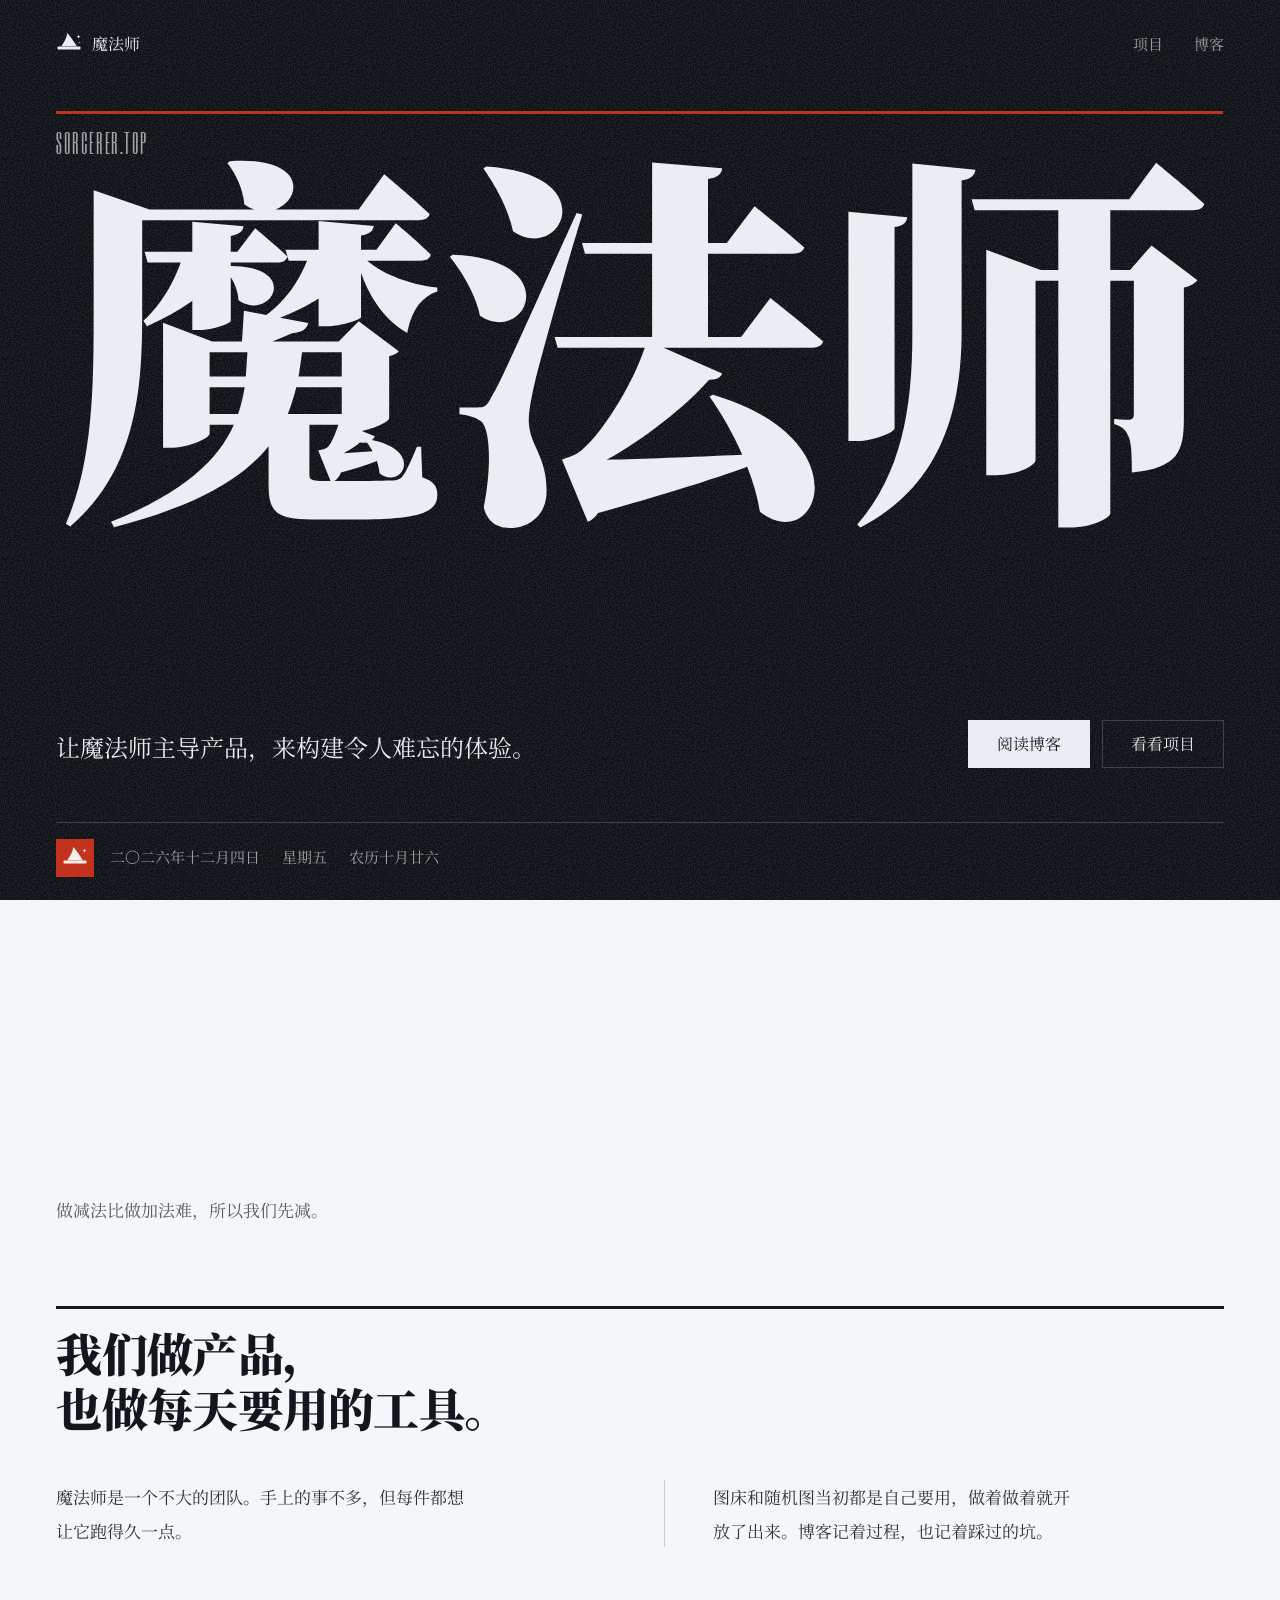
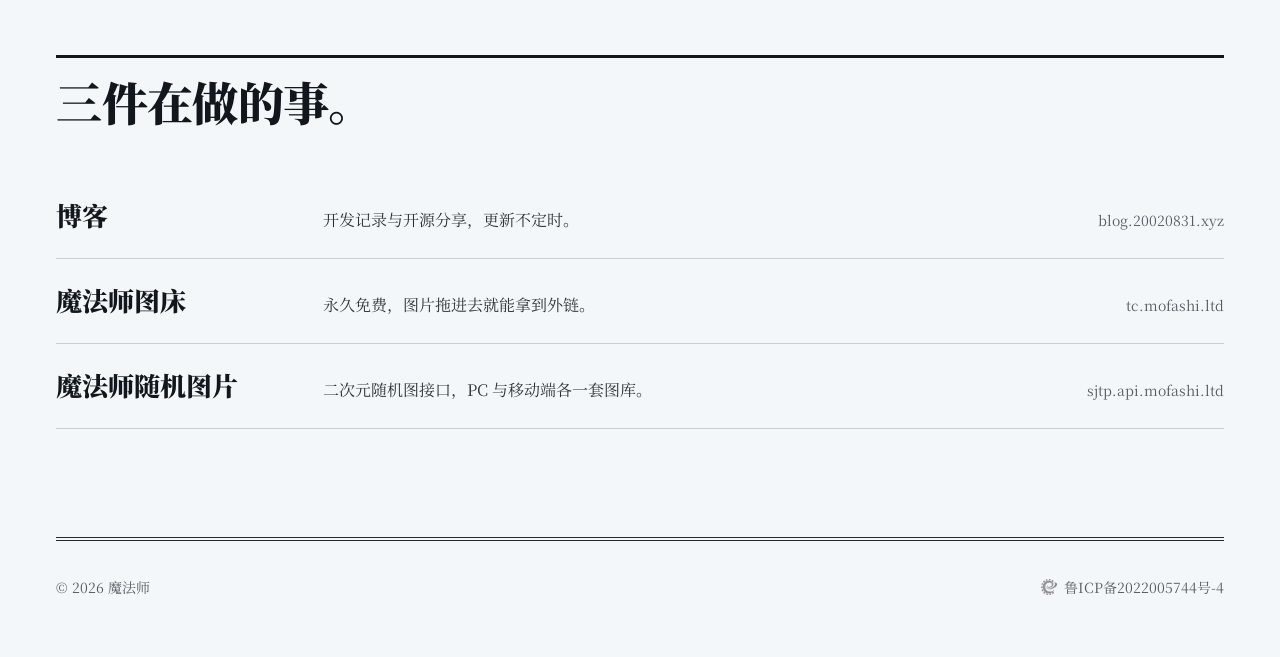
<file: index.html>
<!DOCTYPE html>
<html lang="zh-CN">

<head>
  <meta charset="UTF-8">
  <meta name="viewport" content="width=device-width, initial-scale=1">
  <title>魔法师 · SORCERER.TOP</title>
  <meta name="description" content="魔法师 —— 让魔法师主导产品，来构建令人难忘的体验。">
  <meta name="theme-color" content="#14171c">
  <meta property="og:title" content="魔法师 · SORCERER.TOP">
  <meta property="og:description" content="让魔法师主导产品，来构建令人难忘的体验。">
  <meta property="og:type" content="website">
  <meta property="og:url" content="https://sorcerer.top/">
  <meta property="og:site_name" content="魔法师">
  <meta property="og:locale" content="zh_CN">
  <meta property="og:image" content="https://sorcerer.top/img/og.png">
  <meta property="og:image:width" content="1200">
  <meta property="og:image:height" content="630">
  <meta property="og:image:alt" content="魔法师 · SORCERER.TOP">
  <meta name="twitter:card" content="summary_large_image">
  <meta name="twitter:title" content="魔法师 · SORCERER.TOP">
  <meta name="twitter:description" content="让魔法师主导产品，来构建令人难忘的体验。">
  <meta name="twitter:image" content="https://sorcerer.top/img/og.png">
  <script>document.documentElement.classList.add("js");</script>
  <link rel="icon" type="image/svg+xml" href="img/mark.svg">
  <link rel="apple-touch-icon" sizes="180x180" href="img/logo-180.png">
  <meta name="apple-mobile-web-app-title" content="魔法师">
  <link rel="preload" href="fonts/serif-900.woff2" as="font" type="font/woff2" crossorigin>
  <link rel="preload" href="fonts/serif-400.woff2" as="font" type="font/woff2" crossorigin>
  <link rel="preload" href="fonts/sixcaps-400.woff2" as="font" type="font/woff2" crossorigin>
  <link rel="stylesheet" href="main.css?v=6">
  <script type="application/ld+json">
    {"@context":"https://schema.org","@type":"Organization","name":"魔法师","alternateName":"SORCERER.TOP","url":"https://sorcerer.top/","description":"让魔法师主导产品，来构建令人难忘的体验。","sameAs":["https://blog.20020831.xyz/","https://tc.mofashi.ltd/","https://sjtp.api.mofashi.ltd/"]}
  </script>
</head>

<body>
  <a class="skip" href="#main">跳到正文</a>

  <header class="hero grain">
    <div class="shell hero__shell">

      <div class="topline">
        <a class="brand" href="/" aria-label="魔法师，回到首页">
          <svg class="brand__mark" viewBox="0 0 120 120" width="26" height="26" aria-hidden="true" focusable="false">
            <g fill="currentColor">
              <path d="M52 9C50 27 40 50 24 70H96C82 46 66 24 52 9Z" />
              <path d="M12 71H108C111.3 71 114 74.1 114 78S111.3 85 108 85H12C8.7 85 6 81.9 6 78S8.7 71 12 71Z" />
              <path transform="translate(104 26)" d="M0-9C1-3.5 3.5-1 9 0C3.5 1 1 3.5 0 9C-1 3.5-3.5 1-9 0C-3.5-1-1-3.5 0-9Z" />
              <path transform="translate(109 52) scale(.45)" d="M0-9C1-3.5 3.5-1 9 0C3.5 1 1 3.5 0 9C-1 3.5-3.5 1-9 0C-3.5-1-1-3.5 0-9Z" />
            </g>
          </svg>
          <span class="brand__name">魔法师</span>
        </a>
        <nav class="nav" aria-label="主导航">
          <a href="#projects">项目</a>
          <a href="https://blog.20020831.xyz/" target="_blank" rel="noopener">博客</a>
        </nav>
      </div>

      <hr class="rule">

      <p class="wordmark">SORCERER.TOP</p>

      <h1 class="masthead"><span class="masthead__fit">魔法师</span></h1>

      <div class="hero__foot">
        <p class="lede">让魔法师主导产品，来构建令人难忘的体验。</p>
        <div class="actions">
          <a class="btn btn--solid" href="https://blog.20020831.xyz/" target="_blank" rel="noopener">阅读博客</a>
          <a class="btn btn--ghost" href="#projects">看看项目</a>
        </div>
      </div>

      <div class="dateline">
        <span class="seal" aria-hidden="true">
          <svg viewBox="0 0 120 120" width="26" height="26">
            <g fill="currentColor">
              <path d="M52 9C50 27 40 50 24 70H96C82 46 66 24 52 9Z" />
              <path d="M12 71H108C111.3 71 114 74.1 114 78S111.3 85 108 85H12C8.7 85 6 81.9 6 78S8.7 71 12 71Z" />
              <path transform="translate(104 26)" d="M0-9C1-3.5 3.5-1 9 0C3.5 1 1 3.5 0 9C-1 3.5-3.5 1-9 0C-3.5-1-1-3.5 0-9Z" />
            </g>
          </svg>
        </span>
        <p class="dateline__text">
          <time id="today" datetime="2026-11-17">二〇二六年十一月十七日</time>
          <span id="weekday">星期四</span>
          <span id="lunar">农历九月二十</span>
        </p>
      </div>

    </div>
  </header>

  <main id="main">

    <section class="statement shell" aria-labelledby="statement-head">
      <h2 class="statement__head" id="statement-head">先把问题看穿，<br>再决定它长什么样。</h2>
      <p class="statement__note">做减法比做加法难，所以我们先减。</p>
    </section>

    <section class="about shell" aria-labelledby="about-head">
      <h2 class="section-head" id="about-head">我们做产品，<br class="br-wide">也做每天要用的工具。</h2>
      <div class="about__body">
        <p>魔法师是一个不大的团队。手上的事不多，但每件都想让它跑得久一点。</p>
        <p>图床和随机图当初都是自己要用，做着做着就开放了出来。博客记着过程，也记着踩过的坑。</p>
      </div>
    </section>

    <section class="projects shell" id="projects" aria-labelledby="projects-head">
      <h2 class="section-head" id="projects-head">三件在做的事。</h2>
      <ul class="rows">
        <li>
          <a class="row" href="https://blog.20020831.xyz/" target="_blank" rel="noopener">
            <span class="row__name">博客</span>
            <span class="row__note">开发记录与开源分享，更新不定时。</span>
            <span class="row__host">blog.20020831.xyz</span>
          </a>
        </li>
        <li>
          <a class="row" href="https://tc.mofashi.ltd/" target="_blank" rel="noopener">
            <span class="row__name">魔法师图床</span>
            <span class="row__note">永久免费，图片拖进去就能拿到外链。</span>
            <span class="row__host">tc.mofashi.ltd</span>
          </a>
        </li>
        <li>
          <a class="row" href="https://sjtp.api.mofashi.ltd/" target="_blank" rel="noopener">
            <span class="row__name">魔法师随机图片</span>
            <span class="row__note">二次元随机图接口，PC 与移动端各一套图库。</span>
            <span class="row__host">sjtp.api.mofashi.ltd</span>
          </a>
        </li>
      </ul>
    </section>

  </main>

  <footer class="foot shell">
    <hr class="foot__rule">
    <div class="foot__grid">
      <p>© <span id="year">2026</span> 魔法师</p>
      <a class="beian" href="https://beian.miit.gov.cn/" target="_blank" rel="nofollow noopener">
        <img src="img/beian.png" alt="" width="16" height="16">鲁ICP备2022005744号-4
      </a>
    </div>
  </footer>

  <script src="js/app.js?v=6" defer></script>
</body>

</html>
</file>
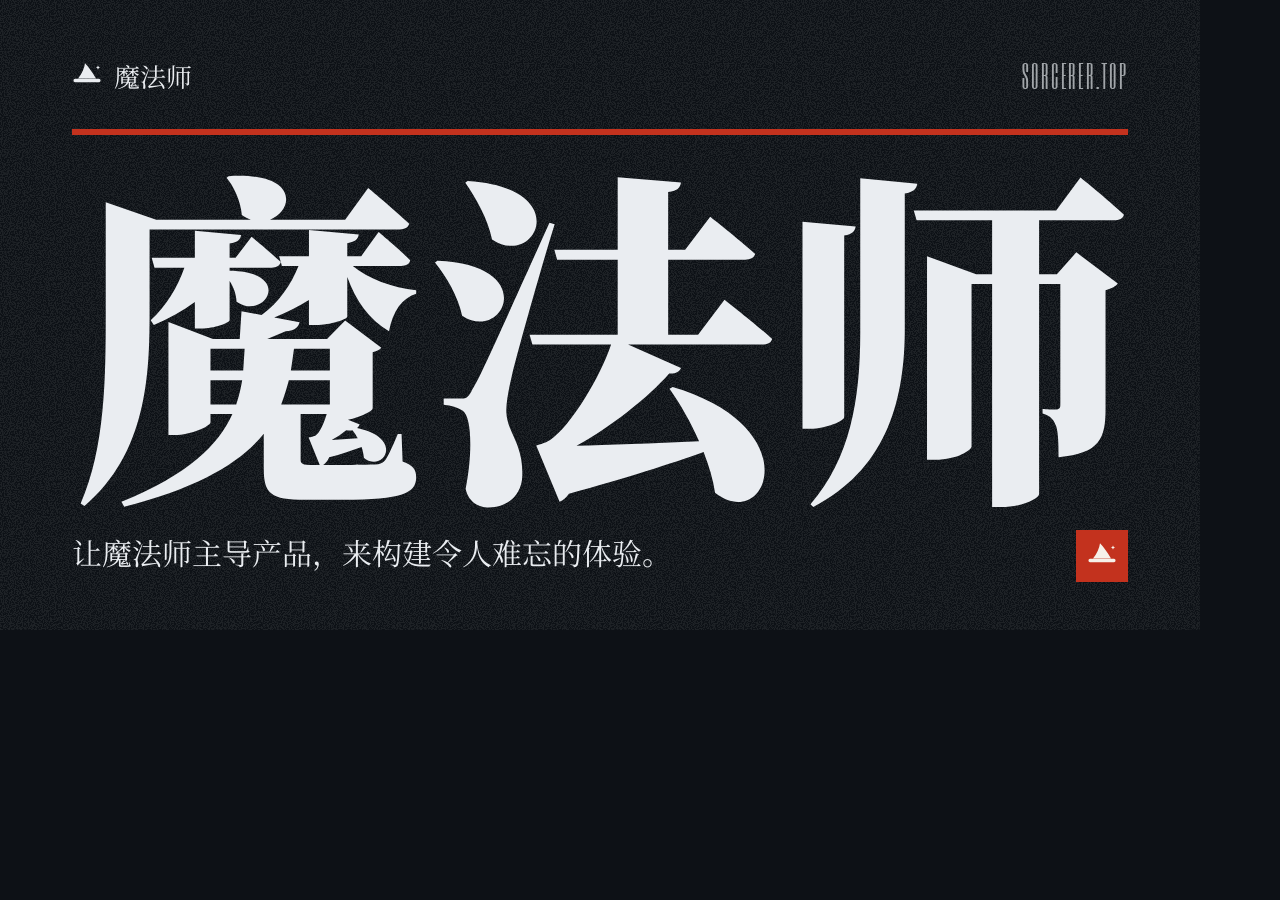
<file: tools/og-card.html>
<!DOCTYPE html>
<html lang="zh-CN">
<!-- 分享卡（1200×630）：python 本地服务 + CDP 截图 → img/og.png。
     重生成：node /tmp/ops/cdp.mjs "http://127.0.0.1:8099/tools/og-card.html" 1200 630 img/og.png -->
<head>
  <meta charset="UTF-8">
  <style>
    @font-face {
      font-family: "Sorcerer Serif";
      src: url("/fonts/serif-900.woff2") format("woff2");
      font-weight: 900;
    }
    @font-face {
      font-family: "Sorcerer Serif";
      src: url("/fonts/serif-400.woff2") format("woff2");
      font-weight: 400;
    }
    @font-face {
      font-family: "Six Caps";
      src: url("/fonts/sixcaps-400.woff2") format("woff2");
      font-weight: 400;
    }
    * { margin: 0; box-sizing: border-box; }
    html, body { width: 1200px; height: 630px; overflow: hidden; }
    body {
      position: relative;
      background: oklch(17.5% 0.012 250);
      color: oklch(94.5% 0.006 250);
      font-family: "Sorcerer Serif", serif;
    }
    .grain {
      position: absolute;
      inset: 0;
      opacity: 0.07;
      background-size: 200px 200px;
      background-image: url("data:image/svg+xml,%3Csvg xmlns='http://www.w3.org/2000/svg' width='200' height='200'%3E%3Cfilter id='g'%3E%3CfeTurbulence type='fractalNoise' baseFrequency='0.85' numOctaves='2' stitchTiles='stitch'/%3E%3CfeColorMatrix values='0 0 0 0 1 0 0 0 0 1 0 0 0 0 1 0 0 0 9 -4'/%3E%3C/filter%3E%3Crect width='100%25' height='100%25' filter='url(%23g)'/%3E%3C/svg%3E");
    }
    .wrap {
      position: relative;
      height: 100%;
      display: flex;
      flex-direction: column;
      padding: 56px 72px 48px;
    }
    .topline {
      display: flex;
      align-items: center;
      justify-content: space-between;
    }
    .brand {
      display: inline-flex;
      align-items: center;
      gap: 12px;
      font-size: 26px;
    }
    .site {
      font-family: "Six Caps", sans-serif;
      font-size: 30px;
      letter-spacing: 0.06em;
      color: oklch(72% 0.008 250);
    }
    .rule {
      height: 6px;
      margin-top: 34px;
      background: oklch(54% 0.185 31);
    }
    .masthead {
      margin-top: 12px;
      font-size: 348px;
      font-weight: 900;
      line-height: 1.02;
      letter-spacing: 0.02em;
      white-space: nowrap;
    }
    .foot {
      margin-top: auto;
      display: flex;
      align-items: baseline;
      justify-content: space-between;
    }
    .lede {
      font-size: 30px;
      line-height: 1.5;
    }
    .seal {
      display: grid;
      place-items: center;
      width: 52px;
      height: 52px;
      background: oklch(54% 0.185 31);
      color: oklch(96% 0.012 80);
      align-self: center;
    }
  </style>
</head>
<body>
  <div class="grain"></div>
  <div class="wrap">
    <div class="topline">
      <span class="brand">
        <svg viewBox="0 0 120 120" width="30" height="30" aria-hidden="true">
          <g fill="currentColor">
            <path d="M52 9C50 27 40 50 24 70H96C82 46 66 24 52 9Z" />
            <path d="M12 71H108C111.3 71 114 74.1 114 78S111.3 85 108 85H12C8.7 85 6 81.9 6 78S8.7 71 12 71Z" />
            <path transform="translate(104 26)" d="M0-9C1-3.5 3.5-1 9 0C3.5 1 1 3.5 0 9C-1 3.5-3.5 1-9 0C-3.5-1-1-3.5 0-9Z" />
          </g>
        </svg>
        魔法师
      </span>
      <span class="site">SORCERER.TOP</span>
    </div>
    <div class="rule"></div>
    <div class="masthead">魔法师</div>
    <div class="foot">
      <p class="lede">让魔法师主导产品，来构建令人难忘的体验。</p>
      <span class="seal">
        <svg viewBox="0 0 120 120" width="30" height="30" aria-hidden="true">
          <g fill="currentColor">
            <path d="M52 9C50 27 40 50 24 70H96C82 46 66 24 52 9Z" />
            <path d="M12 71H108C111.3 71 114 74.1 114 78S111.3 85 108 85H12C8.7 85 6 81.9 6 78S8.7 71 12 71Z" />
            <path transform="translate(104 26)" d="M0-9C1-3.5 3.5-1 9 0C3.5 1 1 3.5 0 9C-1 3.5-3.5 1-9 0C-3.5-1-1-3.5 0-9Z" />
          </g>
        </svg>
      </span>
    </div>
  </div>
</body>
</html>
</file>
<file: main.css>
/* Hallmark · theme: broadside, adapted · critique: P5 H5 E4 S5 R4 V4 · weakest E, one hero rule collapsed to zero width in flex, fixed */
:root{--color-paper: oklch(97.4% .005 250);--color-paper-2: oklch(94.6% .007 250);--color-ink: oklch(20% .014 250);--color-ink-band: oklch(17.5% .012 250);--color-ink-2: oklch(31% .012 250);--color-muted: oklch(47% .011 250);--color-rule: oklch(85% .008 250);--color-rule-ink: oklch(28% .012 250);--color-on-ink: oklch(94.5% .006 250);--color-on-ink-muted: oklch(72% .008 250);--color-on-ink-line: oklch(38% .01 250);--color-accent: oklch(54% .185 31);--color-accent-ink: oklch(96% .012 80);--color-focus: oklch(54% .185 31);--color-print-paper: oklch(100% .005 250);--color-print-ink: oklch(14% .008 250);--color-print-muted: oklch(31% .008 250);--color-print-line: oklch(64% .008 250);--color-print-accent: oklch(51% .14 29);--font-serif: "Sorcerer Serif", "Songti SC", "Noto Serif CJK SC", "Source Han Serif SC", SimSun, serif;--font-mark: "Six Caps", "Arial Narrow", "Helvetica Neue", sans-serif;--tracking-mark: .06em;--rule-hair: 1px;--rule-bar: 3px;--space-3xs: .25rem;--space-2xs: .5rem;--space-xs: .75rem;--space-sm: 1rem;--space-md: 1.5rem;--space-lg: 2rem;--space-xl: 3rem;--space-2xl: 4.5rem;--space-3xl: 7rem;--space-side: clamp(1.25rem, 4.4vw, 4.75rem);--space-block-top: clamp(1rem, 2.4vh, 1.75rem);--space-block-bottom: clamp(1.25rem, 2.6vh, 2rem);--space-gutter: clamp(1.1rem, 2.4vw, 2rem);--space-flow: clamp(2rem, 6vh, 3.5rem);--space-head: clamp(2rem, 5vh, 3.5rem);--space-sect: clamp(4.5rem, 12vh, 8.5rem);--ease-out: cubic-bezier(.16, 1, .3, 1);--ease-in: cubic-bezier(.7, 0, .84, 0);--dur-micro: .12s;--dur-short: .22s;--dur-long: .42s;--texture-opacity: .07}@font-face{font-family:"Sorcerer Serif";src:url(fonts/serif-400.woff2) format("woff2");font-weight:400;font-style:normal;font-display:swap}@font-face{font-family:"Sorcerer Serif";src:url(fonts/serif-900.woff2) format("woff2");font-weight:900;font-style:normal;font-display:swap}@font-face{font-family:Six Caps;src:url(fonts/sixcaps-400.woff2) format("woff2");font-weight:400;font-style:normal;font-display:swap}*,*:before,*:after{box-sizing:border-box}html{overflow-x:clip;scrollbar-color:var(--color-rule-ink) var(--color-paper);-webkit-text-size-adjust:100%}body{overflow-x:clip;margin:0;background:var(--color-paper);color:var(--color-ink-2);font-family:var(--font-serif);font-size:1.0625rem;line-height:1.75;font-synthesis:none;-webkit-font-smoothing:antialiased;text-rendering:optimizeLegibility}h1,h2,p,ul,figure{margin:0}h1,h2{text-wrap:balance}ul{padding:0;list-style:none}a{color:inherit;text-decoration:none;-webkit-tap-highlight-color:transparent}img,svg{display:block;max-width:100%}::selection{background:var(--color-accent);color:var(--color-accent-ink)}:focus-visible{outline:2px solid var(--color-focus);outline-offset:4px;border-radius:1px}.skip{position:absolute;top:-100%;left:var(--space-sm);z-index:100;padding:var(--space-2xs) var(--space-sm);background:var(--color-ink);color:var(--color-paper);font-size:.875rem}.skip:focus{top:var(--space-2xs)}.shell{width:100%;max-width:1360px;margin-inline:auto;padding-inline:var(--space-side)}.hero{position:relative;isolation:isolate;display:flex;flex-direction:column;min-height:100svh;background:var(--color-ink-band);color:var(--color-on-ink)}.grain:after{content:"";position:absolute;inset:0;z-index:1;pointer-events:none;opacity:var(--texture-opacity);background-size:200px 200px;background-image:url("data:image/svg+xml,%3Csvg xmlns='http://www.w3.org/2000/svg' width='200' height='200'%3E%3Cfilter id='g'%3E%3CfeTurbulence type='fractalNoise' baseFrequency='0.85' numOctaves='2' stitchTiles='stitch'/%3E%3CfeColorMatrix values='0 0 0 0 1 0 0 0 0 1 0 0 0 0 1 0 0 0 9 -4'/%3E%3C/filter%3E%3Crect width='100%25' height='100%25' filter='url(%23g)'/%3E%3C/svg%3E")}.hero__shell{container-type:inline-size;position:relative;z-index:2;display:flex;flex:1;flex-direction:column;padding-block:var(--space-block-top) var(--space-block-bottom)}.topline{display:flex;align-items:center;justify-content:space-between;gap:var(--space-sm)}.brand{display:inline-flex;align-items:center;gap:.6rem;min-height:44px;padding-block:var(--space-3xs)}.brand__mark{color:var(--color-on-ink)}.brand__name{font-size:1rem;line-height:1;color:var(--color-on-ink)}.nav{display:flex;gap:var(--space-gutter);font-size:.9375rem;line-height:1}.nav a{position:relative;display:inline-flex;align-items:center;min-height:44px;color:var(--color-on-ink-muted);transition:color var(--dur-short) var(--ease-out)}.nav a:after{content:"";position:absolute;left:0;right:0;bottom:12px;height:var(--rule-hair);background:transparent;transition:background-color var(--dur-short) var(--ease-out)}.nav a:hover,.nav a:active{color:var(--color-on-ink)}.nav a:hover:after,.nav a:active:after{background:var(--color-accent)}.rule{width:100%;height:var(--rule-bar);margin:var(--space-head) 0 0;border:0;background:var(--color-accent);transform-origin:left center}.wordmark{margin-top:var(--space-sm);font-family:var(--font-mark);font-size:clamp(1.25rem,2.3vw,1.75rem);font-size:clamp(1.25rem,2.2cqi,1.75rem);font-weight:400;line-height:1;letter-spacing:var(--tracking-mark);color:var(--color-on-ink-muted)}.masthead{margin-top:var(--space-3xs);font-weight:900;line-height:.86;letter-spacing:-.01em;color:var(--color-on-ink);overflow-wrap:break-word;min-width:0}.masthead__fit{display:block;font-size:30.1vw;font-size:33cqi;white-space:nowrap}.hero__foot{display:flex;flex-wrap:wrap;align-items:flex-end;justify-content:space-between;gap:var(--space-md) var(--space-xl);margin-top:auto;padding-top:var(--space-flow)}.lede{max-width:22em;font-size:clamp(1.0625rem,2.2vw,1.5rem);font-size:clamp(1.0625rem,2.4cqi,1.5rem);line-height:1.7;color:var(--color-on-ink)}.actions{display:flex;flex-wrap:wrap;gap:var(--space-xs)}.btn{display:inline-flex;align-items:center;justify-content:center;min-height:48px;padding-inline:var(--space-md);padding-inline:clamp(1.25rem,2.4cqi,1.75rem);border:var(--rule-hair) solid currentColor;font-size:1rem;line-height:1;transition:background-color var(--dur-short) var(--ease-out),color var(--dur-short) var(--ease-out),border-color var(--dur-short) var(--ease-out)}.btn--solid{background:var(--color-on-ink);border-color:var(--color-on-ink);color:var(--color-ink)}.btn--solid:hover,.btn--solid:active{background:var(--color-accent);border-color:var(--color-accent);color:var(--color-accent-ink)}.btn--ghost{border-color:var(--color-on-ink-line);color:var(--color-on-ink)}.btn--ghost:hover,.btn--ghost:active{border-color:var(--color-on-ink);background:var(--color-on-ink);color:var(--color-ink)}.dateline{display:flex;align-items:center;gap:var(--space-sm);margin-top:var(--space-flow);padding-top:var(--space-sm);border-top:var(--rule-hair) solid var(--color-on-ink-line)}.seal{display:grid;place-items:center;flex:none;width:38px;height:38px;background:var(--color-accent);color:var(--color-accent-ink)}.dateline__text{display:flex;flex-wrap:wrap;gap:.35rem 1.35rem;font-size:.9375rem;line-height:1.5;color:var(--color-on-ink-muted);font-variant-numeric:tabular-nums}.statement{padding-block:var(--space-sect) clamp(3.5rem,9vh,6rem)}.statement__head{max-width:20ch;font-size:clamp(2.15rem,5vw,4.4rem);font-size:clamp(2.15rem,5.4cqi,4.4rem);font-weight:900;line-height:1.18;letter-spacing:-.015em;color:var(--color-ink);overflow-wrap:break-word;min-width:0}.statement__note{max-width:24em;margin-top:var(--space-md);font-size:1.0625rem;color:var(--color-muted)}.section-head{padding-top:var(--space-sm);border-top:var(--rule-bar) solid var(--color-ink);font-size:clamp(2.25rem,3.3vw,3rem);font-size:clamp(2.25rem,3.6cqi,3rem);font-weight:900;line-height:1.2;letter-spacing:-.015em;color:var(--color-ink);overflow-wrap:break-word;min-width:0}.about{padding-bottom:var(--space-sect)}.about__body{display:grid;grid-template-columns:minmax(0,1fr) minmax(0,1fr);gap:var(--space-xl);margin-top:var(--space-head);max-width:74rem}.about__body p{max-width:46ch;font-size:1.0625rem;line-height:1.95}.about__body p+p{padding-left:var(--space-xl);border-left:var(--rule-hair) solid var(--color-rule)}.projects{padding-bottom:var(--space-sect)}.rows{margin-top:var(--space-head)}.rows li{border-bottom:var(--rule-hair) solid var(--color-rule)}.row{display:grid;grid-template-columns:minmax(0,2.6fr) minmax(0,7fr) minmax(0,2.4fr);align-items:baseline;gap:var(--space-2xs) var(--space-md);margin-inline:calc(var(--space-sm) * -1);padding:var(--space-md) var(--space-sm);transition:background-color var(--dur-short) var(--ease-out)}.row:hover,.row:active{background:var(--color-paper-2)}.row__name{font-size:clamp(1.25rem,2vw,1.625rem);font-size:clamp(1.25rem,2.2cqi,1.625rem);font-weight:900;line-height:1.3;color:var(--color-ink);text-decoration:underline;text-decoration-color:transparent;text-decoration-thickness:2px;text-underline-offset:.18em;transition:color var(--dur-short) var(--ease-out),text-decoration-color var(--dur-short) var(--ease-out)}.row__note{font-size:1rem;color:var(--color-ink-2)}.row__host{justify-self:end;font-size:.875rem;color:var(--color-muted);transition:color var(--dur-short) var(--ease-out)}.row:hover .row__name,.row:focus-visible .row__name{color:var(--color-accent);text-decoration-color:var(--color-accent)}.row:hover .row__host{color:var(--color-ink)}.foot{padding-bottom:var(--space-xl)}.foot__rule{height:2px;margin:0;border:0;border-top:var(--rule-hair) solid var(--color-rule-ink);border-bottom:var(--rule-hair) solid var(--color-rule-ink);box-sizing:content-box}.foot__grid{display:flex;flex-wrap:wrap;align-items:center;justify-content:space-between;gap:var(--space-xs) var(--space-lg);padding-top:var(--space-md);font-size:.875rem;color:var(--color-muted)}.beian{display:inline-flex;align-items:center;gap:.45rem;min-height:44px;color:var(--color-muted);transition:color var(--dur-short) var(--ease-out)}.beian img{width:16px;height:16px;opacity:.75;filter:grayscale(1)}.beian:hover,.beian:active{color:var(--color-ink)}@media (prefers-reduced-motion: no-preference){.js .rule{animation:rule-draw var(--dur-long) var(--ease-out) .12s both}.js .wordmark,.js .masthead,.js .hero__foot,.js .dateline{animation:rise .62s var(--ease-out) both}.js .wordmark{animation-delay:.16s}.js .masthead{animation-delay:.22s}.js .hero__foot{animation-delay:.34s}.js .dateline{animation-delay:.42s}}@keyframes rise{0%{opacity:0;transform:translateY(.5em)}to{opacity:1;transform:none}}@keyframes rule-draw{0%{transform:scaleX(0)}to{transform:none}}@supports (animation-timeline: view()){@media (prefers-reduced-motion: no-preference) and (min-width: 40rem){.statement__head{animation:head-wipe linear both;animation-timeline:view();animation-range:entry 0% cover 35%}}}@keyframes head-wipe{0%{clip-path:inset(0 100% 0 0);transform:translate(-.18em)}to{clip-path:inset(0 0 0 0);transform:none}}.js .statement__head.is-idle{opacity:0;transform:translateY(1.25rem)}.js .statement__head.is-in{opacity:1;transform:none;transition:opacity .62s var(--ease-out),transform .62s var(--ease-out)}@media (max-width: 60rem){.about__body{grid-template-columns:minmax(0,1fr);gap:var(--space-md)}.about__body p+p{padding-left:0;border-left:0;padding-top:var(--space-md);border-top:var(--rule-hair) solid var(--color-rule)}.row{grid-template-columns:minmax(0,1fr);gap:.35rem}.row__host{justify-self:start}}@media (max-width: 40rem){.br-wide{display:none}.hero__foot{flex-direction:column;align-items:stretch;margin-top:var(--space-flow)}.actions{width:100%}.btn{flex:1}.masthead__fit{font-size:29.7vw;font-size:32.6cqi}.statement__head{max-width:24ch}.foot__grid{flex-direction:column;align-items:flex-start}}@media (prefers-reduced-motion: reduce){*,*:before,*:after{animation-duration:1ms!important;animation-delay:0ms!important;transition-duration:1ms!important}.js .statement__head.is-idle{opacity:1;transform:none}}@media print{*,*:before,*:after{animation:none!important;transition:none!important}html,body{background:var(--color-print-paper);color:var(--color-print-ink)}.hero{min-height:auto;background:var(--color-print-paper);color:var(--color-print-ink)}.grain:after,.nav,.actions,.skip{display:none}.brand__mark,.lede,.masthead{color:var(--color-print-ink)}.wordmark,.dateline__text{color:var(--color-print-muted)}.rule,.seal{background:var(--color-print-accent)}.seal{color:var(--color-print-paper)}.js .statement__head.is-idle{opacity:1;transform:none}.statement__head{clip-path:none}.rows li,.row{break-inside:avoid}.foot__rule{border-color:var(--color-print-line)}}
</file>
